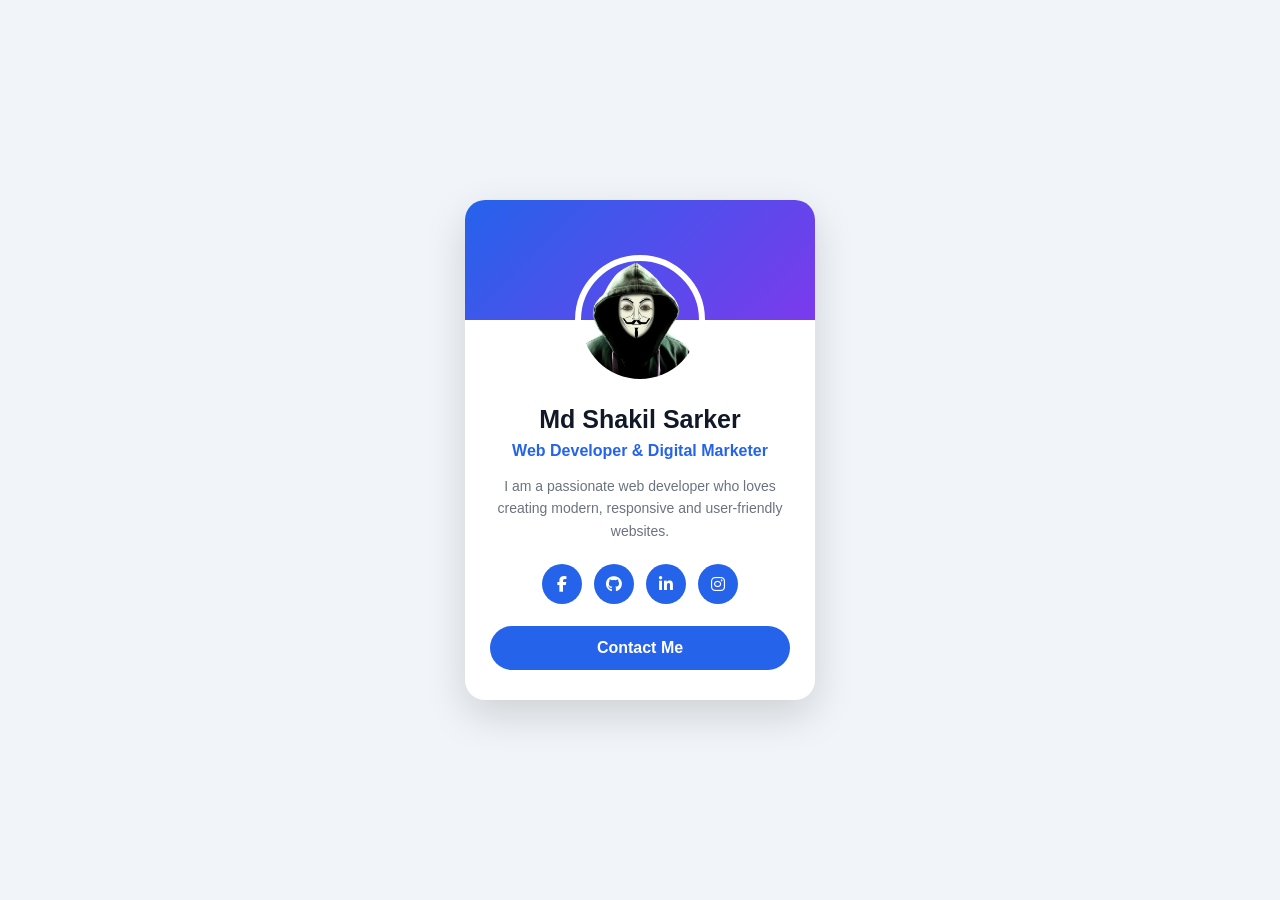
<file: index.html>
<!DOCTYPE html>
<html lang="en">
<head>
    <meta charset="UTF-8">
    <meta name="viewport" content="width=device-width, initial-scale=1.0">
    <title>Profile Card</title>

    <!-- CSS -->
    <link rel="stylesheet" href="style.css">

    <!-- Font Awesome -->
    <link rel="stylesheet"
          href="https://cdnjs.cloudflare.com/ajax/libs/font-awesome/6.5.2/css/all.min.css">
</head>
<body>

    <div class="profile-card">

        <div class="cover"></div>

        <div class="profile-image">
            <img src="./image/imgtow.png" alt="Profile Picture">
        </div>

        <div class="profile-content">

            <h2>Md Shakil Sarker</h2>

            <p class="profession">
                Web Developer & Digital Marketer
            </p>

            <p class="bio">
                I am a passionate web developer who loves creating
                modern, responsive and user-friendly websites.
            </p>

            <div class="social-links">
                <a href="#"><i class="fa-brands fa-facebook-f"></i></a>
                <a href="#"><i class="fa-brands fa-github"></i></a>
                <a href="#"><i class="fa-brands fa-linkedin-in"></i></a>
                <a href="#"><i class="fa-brands fa-instagram"></i></a>
            </div>

            <button class="contact-btn">
                Contact Me
            </button>

        </div>

    </div>

</body>
</html>
</file>
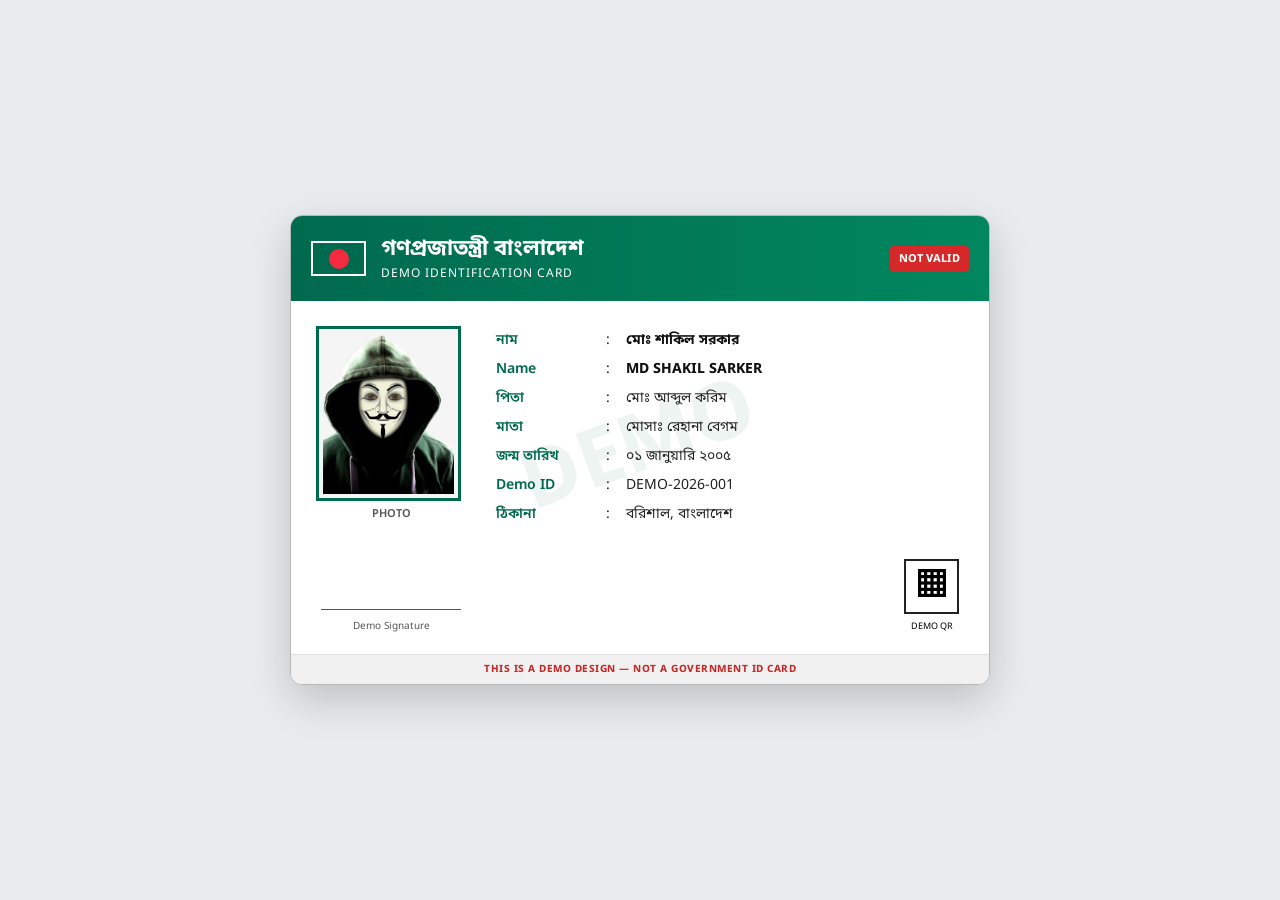
<file: id_card.html>
<!DOCTYPE html>
<html lang="bn">
<head>
    <meta charset="UTF-8">
    <meta name="viewport" content="width=device-width, initial-scale=1.0">
    <title>Bangladesh ID Card - Demo</title>

    <link rel="stylesheet" href="style_idCard.css">

    <!-- Bangla Font -->
    <link href="https://fonts.googleapis.com/css2?family=Noto+Sans+Bengali:wght@400;500;600;700&display=swap" rel="stylesheet">
</head>

<body>

    <div class="card">

        <!-- Watermark -->
        <div class="watermark">DEMO</div>

        <!-- Header -->
        <div class="header">

            <div class="flag">
                <span></span>
            </div>

            <div class="header-text">
                <h3>গণপ্রজাতন্ত্রী বাংলাদেশ</h3>
                <p>DEMO IDENTIFICATION CARD</p>
            </div>

            <div class="demo">
                NOT VALID
            </div>

        </div>

        <!-- Card Body -->
        <div class="card-body">

            <!-- Photo -->
            <div class="photo-section">
                <div class="photo">
                    <img src="./image/imgtow.png" alt="Profile Photo">
                </div>

                <p class="photo-text">PHOTO</p>
            </div>

            <!-- Information -->
            <div class="information">

                <div class="info-row">
                    <span class="label">নাম</span>
                    <span>:</span>
                    <strong>মোঃ শাকিল সরকার</strong>
                </div>

                <div class="info-row">
                    <span class="label">Name</span>
                    <span>:</span>
                    <strong>MD SHAKIL SARKER</strong>
                </div>

                <div class="info-row">
                    <span class="label">পিতা</span>
                    <span>:</span>
                    <span>মোঃ আব্দুল করিম</span>
                </div>

                <div class="info-row">
                    <span class="label">মাতা</span>
                    <span>:</span>
                    <span>মোসাঃ রেহানা বেগম</span>
                </div>

                <div class="info-row">
                    <span class="label">জন্ম তারিখ</span>
                    <span>:</span>
                    <span>০১ জানুয়ারি ২০০৫</span>
                </div>

                <div class="info-row">
                    <span class="label">Demo ID</span>
                    <span>:</span>
                    <span>DEMO-2026-001</span>
                </div>

                <div class="info-row">
                    <span class="label">ঠিকানা</span>
                    <span>:</span>
                    <span>বরিশাল, বাংলাদেশ</span>
                </div>

            </div>

        </div>

        <!-- Bottom -->
        <div class="bottom">

            <div class="signature">
                <div class="signature-line"></div>
                <small>Demo Signature</small>
            </div>

            <div class="qr">
                <div class="qr-box">
                    ▦
                </div>
                <small>DEMO QR</small>
            </div>

        </div>

        <div class="footer">
            THIS IS A DEMO DESIGN — NOT A GOVERNMENT ID CARD
        </div>

    </div>

</body>
</html>
</file>
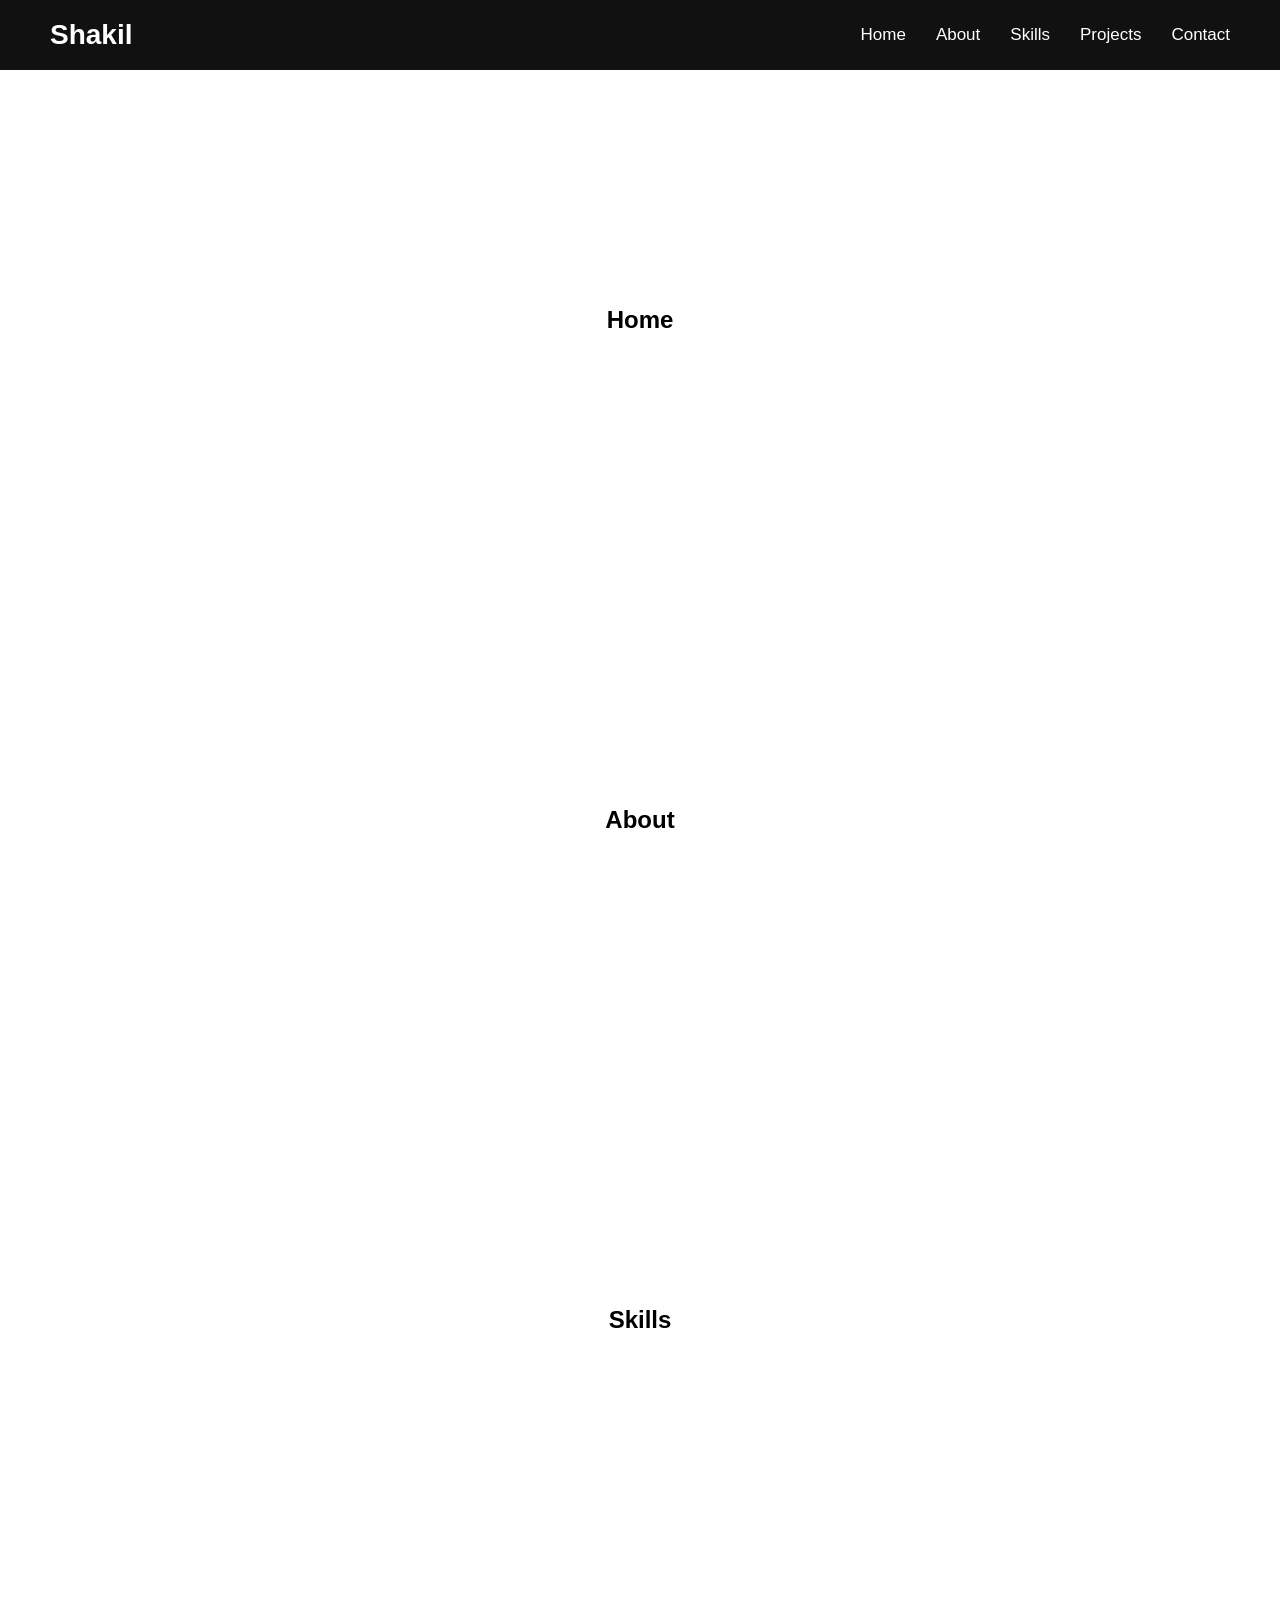
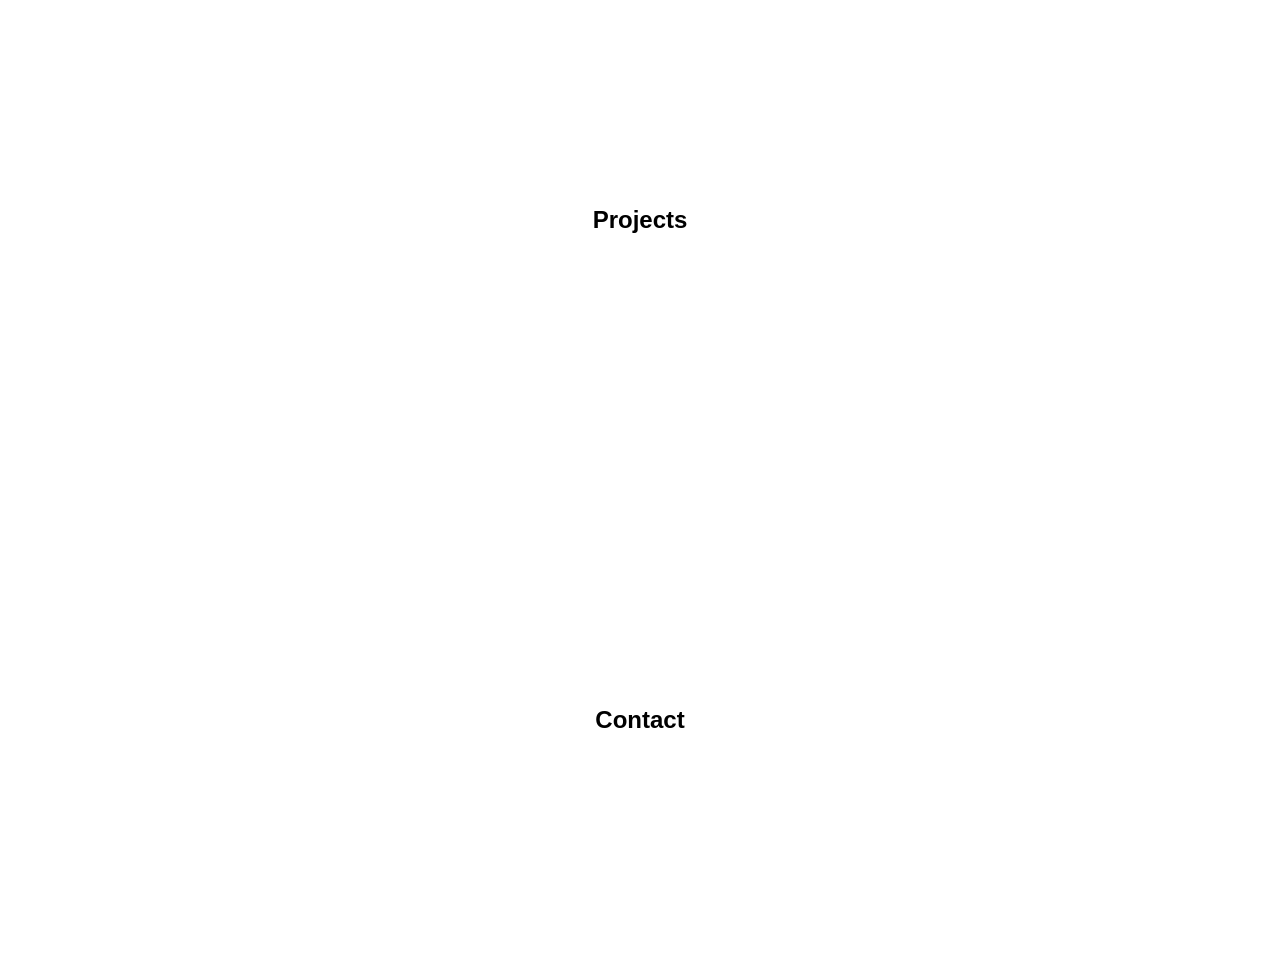
<file: navbar.html>
<!DOCTYPE html>
<html lang="en">
<head>
    <meta charset="UTF-8">
    <meta name="viewport" content="width=device-width, initial-scale=1.0">

    <title>Portfolio Navbar</title>

    <link rel="stylesheet" href="navbar.css">
</head>

<body>

    <header class="header">

        <div class="logo">
            Shakil
        </div>

        <!-- Menu Button -->
        <button id="menuBtn" class="menu-btn">
            Ok
        </button>

        <!-- Navigation Menu -->
        <nav id="navMenu" class="nav-menu">

            <a href="#home">Home</a>
            <a href="#about">About</a>
            <a href="#skills">Skills</a>
            <a href="#projects">Projects</a>
            <a href="#contact">Contact</a>

        </nav>

    </header>


    <main>

        <section id="home">
            <h1>Home</h1>
        </section>

        <section id="about">
            <h1>About</h1>
        </section>

        <section id="skills">
            <h1>Skills</h1>
        </section>

        <section id="projects">
            <h1>Projects</h1>
        </section>

        <section id="contact">
            <h1>Contact</h1>
        </section>

    </main>


    <script src="navbar.js"></script>

</body>
</html>
</file>
<file: style.css>
* {
    margin: 0;
    padding: 0;
    box-sizing: border-box;
}

body {
    min-height: 100vh;
    display: flex;
    justify-content: center;
    align-items: center;
    font-family: Arial, sans-serif;
    background: #f1f5f9;
}

/* Profile Card */
.profile-card {
    width: 350px;
    background: #ffffff;
    border-radius: 20px;
    overflow: hidden;
    text-align: center;
    box-shadow: 0 15px 40px rgba(0, 0, 0, 0.15);
    transition: 0.4s;
}

.profile-card:hover {
    transform: translateY(-10px);
    box-shadow: 0 20px 50px rgba(0, 0, 0, 0.2);
}

/* Cover */
.cover {
    height: 120px;
    background: linear-gradient(135deg, #2563eb, #7c3aed);
}

/* Profile Image */
.profile-image {
    width: 130px;
    height: 130px;
    margin: -65px auto 0;
    border: 6px solid #fff;
    border-radius: 50%;
    overflow: hidden;
    position: relative;
}

.profile-image img {
    width: 100%;
    height: 100%;
    object-fit: cover;
}

/* Content */
.profile-content {
    padding: 20px 25px 30px;
}

.profile-content h2 {
    font-size: 25px;
    color: #111827;
    margin-bottom: 8px;
}

.profession {
    color: #2563eb;
    font-size: 16px;
    font-weight: 600;
    margin-bottom: 15px;
}

.bio {
    color: #6b7280;
    font-size: 14px;
    line-height: 1.6;
}

/* Social Links */
.social-links {
    display: flex;
    justify-content: center;
    gap: 12px;
    margin: 22px 0;
}

.social-links a {
    width: 40px;
    height: 40px;
    display: flex;
    justify-content: center;
    align-items: center;
    text-decoration: none;
    color: #ffffff;
    background: #2563eb;
    border-radius: 50%;
    transition: 0.3s;
}

.social-links a:hover {
    transform: scale(1.1);
    background: #111827;
}

/* Button */
.contact-btn {
    width: 100%;
    border: none;
    padding: 13px;
    border-radius: 30px;
    background: #2563eb;
    color: #ffffff;
    font-size: 16px;
    font-weight: 600;
    cursor: pointer;
    transition: 0.3s;
}

.contact-btn:hover {
    background: #1d4ed8;
}

/* Responsive */
@media (max-width: 400px) {

    .profile-card {
        width: 90%;
    }

}
</file>
<file: style_idCard.css>
* {
    margin: 0;
    padding: 0;
    box-sizing: border-box;
}

body {
    min-height: 100vh;
    background: #e8ecef;
    display: flex;
    justify-content: center;
    align-items: center;
    padding: 30px;

    font-family: "Noto Sans Bengali", Arial, sans-serif;
}


/* =========================
   MAIN CARD
========================= */

.card {
    width: 700px;
    min-height: 420px;
    background: #fff;
    position: relative;
    overflow: hidden;

    border: 1px solid #b8b8b8;
    border-radius: 12px;

    box-shadow:
        0 15px 40px rgba(0, 0, 0, 0.18);
}


/* =========================
   WATERMARK
========================= */

.watermark {
    position: absolute;
    top: 50%;
    left: 50%;

    transform: translate(-50%, -50%) rotate(-20deg);

    font-size: 80px;
    font-weight: 700;

    color: rgba(0, 100, 70, 0.07);

    pointer-events: none;
    z-index: 1;
}


/* =========================
   HEADER
========================= */

.header {
    height: 85px;

    display: flex;
    align-items: center;

    padding: 12px 20px;

    background: linear-gradient(
        90deg,
        #006a4e,
        #00875f
    );

    color: white;

    position: relative;
    z-index: 2;
}


/* Bangladesh Flag */

.flag {
    width: 55px;
    height: 35px;

    background: #006a4e;

    border: 2px solid white;

    display: flex;
    justify-content: center;
    align-items: center;

    margin-right: 15px;
}

.flag span {
    width: 20px;
    height: 20px;

    background: #f42a41;

    border-radius: 50%;
}


/* Header Text */

.header-text {
    flex: 1;
}

.header-text h3 {
    font-size: 22px;
    margin-bottom: 2px;
}

.header-text p {
    font-size: 12px;
    letter-spacing: 1px;
}


/* Demo */

.demo {
    font-size: 11px;
    font-weight: 700;

    background: #d62828;

    padding: 6px 9px;

    border-radius: 4px;
}


/* =========================
   CARD BODY
========================= */

.card-body {
    display: flex;

    padding: 25px;

    gap: 30px;

    position: relative;
    z-index: 2;
}


/* =========================
   PHOTO
========================= */

.photo-section {
    width: 150px;

    text-align: center;
}

.photo {
    width: 145px;
    height: 175px;

    border: 3px solid #006a4e;

    padding: 4px;

    background: #f5f5f5;
}

.photo img {
    width: 100%;
    height: 100%;

    object-fit: cover;
}

.photo-text {
    margin-top: 6px;

    font-size: 11px;
    font-weight: 600;

    color: #555;
}


/* =========================
   INFORMATION
========================= */

.information {
    flex: 1;

    padding-top: 5px;
}

.info-row {
    display: grid;

    grid-template-columns: 105px 15px 1fr;

    gap: 5px;

    margin-bottom: 10px;

    font-size: 14px;

    color: #222;
}

.info-row .label {
    font-weight: 600;
    color: #006a4e;
}

.info-row strong {
    color: #111;
}


/* =========================
   BOTTOM
========================= */

.bottom {
    display: flex;

    justify-content: space-between;
    align-items: flex-end;

    padding: 0 30px 18px;

    position: relative;
    z-index: 2;
}


/* Signature */

.signature {
    text-align: center;
}

.signature-line {
    width: 140px;

    border-bottom: 1px solid #555;

    margin-bottom: 4px;
}

.signature small {
    font-size: 10px;
    color: #555;
}


/* QR */

.qr {
    text-align: center;
}

.qr-box {
    width: 55px;
    height: 55px;

    display: flex;
    justify-content: center;
    align-items: center;

    border: 2px solid #222;

    font-size: 40px;

    background: #fff;
}

.qr small {
    font-size: 9px;
}


/* =========================
   FOOTER
========================= */

.footer {
    text-align: center;

    background: #f1f1f1;

    border-top: 1px solid #ddd;

    padding: 8px;

    color: #c62828;

    font-size: 10px;
    font-weight: 700;

    letter-spacing: .5px;

    position: relative;
    z-index: 2;
}


/* =========================
   RESPONSIVE
========================= */

@media (max-width: 750px) {

    .card {
        width: 100%;
    }

    .card-body {
        gap: 20px;
    }

}


@media (max-width: 600px) {

    body {
        padding: 15px;
    }

    .card {
        width: 100%;
    }

    .header {
        height: auto;
        padding: 12px;
    }

    .header-text h3 {
        font-size: 16px;
    }

    .header-text p {
        font-size: 9px;
    }

    .demo {
        font-size: 8px;
    }

    .card-body {
        flex-direction: column;
        align-items: center;
    }

    .information {
        width: 100%;
    }

    .info-row {
        grid-template-columns: 90px 12px 1fr;
        font-size: 12px;
    }

    .watermark {
        font-size: 50px;
    }

}
</file>
<file: navbar.css>
* {
    margin: 0;
    padding: 0;
    box-sizing: border-box;
}

body {
    font-family: Arial, sans-serif;
}


/* Header */

.header {
    height: 70px;
    padding: 0 50px;

    display: flex;
    justify-content: space-between;
    align-items: center;

    background-color: #111;
}


/* Logo */

.logo {
    color: white;
    font-size: 28px;
    font-weight: bold;
}


/* Navigation */

.nav-menu {
    display: flex;
    gap: 30px;
}

.nav-menu a {
    color: white;
    text-decoration: none;
    font-size: 17px;
}

.nav-menu a:hover {
    color: #00bcd4;
}


/* Menu Button */

.menu-btn {
    display: none;

    background: none;
    border: none;

    color: white;
    font-size: 30px;

    cursor: pointer;
}


/* Sections */

section {
    height: 500px;

    display: flex;
    justify-content: center;
    align-items: center;
}


/* Mobile */

@media (max-width: 768px) {

    .header {
        padding: 0 20px;
    }


    /* Show menu button */

    .menu-btn {
        display: block;
    }


    /* Hide navigation */

    .nav-menu {
        display: none;

        position: absolute;

        top: 70px;
        left: 0;

        width: 100%;

        background-color: #111;

        flex-direction: column;

        gap: 0;

        text-align: center;
    }


    /* Open menu */

    .nav-menu.active {
        display: flex;
    }


    .nav-menu a {
        padding: 18px;

        border-top: 1px solid #333;
    }

}
</file>
